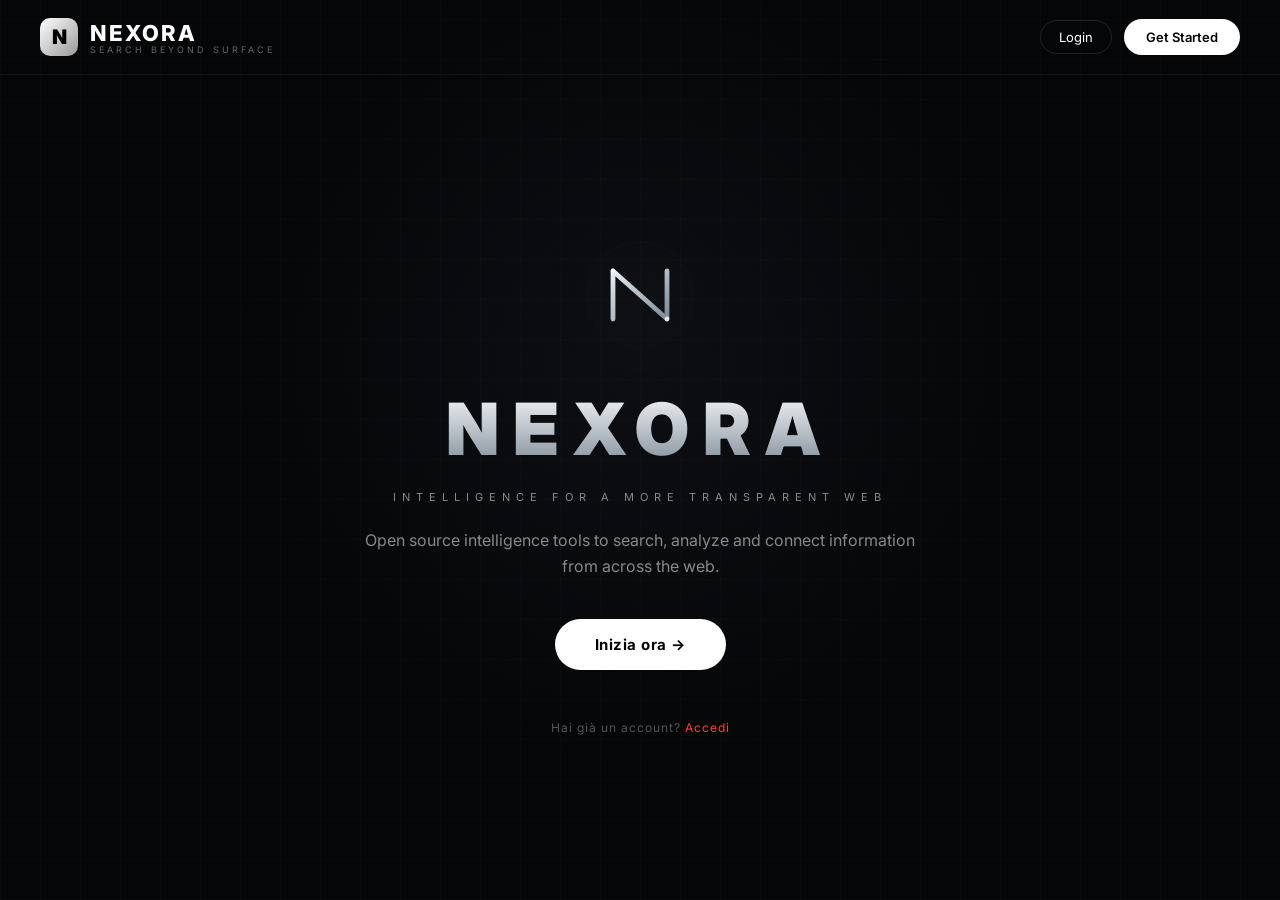
<file: templates/index.html>
<!DOCTYPE html>
<html lang="it">
<head>
<meta charset="UTF-8"><title>NEXORA</title>
<link href="https://fonts.googleapis.com/css2?family=Inter:wght@400;500;600;700;800;900&display=swap" rel="stylesheet">
<style>
* { margin:0; padding:0; box-sizing:border-box; }
body {
  background:#050608;
  color:#fff;
  font-family:'Inter',sans-serif;
  min-height:100vh;
  background-image:
    radial-gradient(circle at 50% 40%, rgba(200,220,255,0.04), transparent 50%),
    repeating-linear-gradient(0deg, rgba(255,255,255,0.015) 0 1px, transparent 1px 40px),
    repeating-linear-gradient(90deg, rgba(255,255,255,0.015) 0 1px, transparent 1px 40px);
}
.topnav {
  display:flex;
  justify-content:space-between;
  align-items:center;
  padding:18px 40px;
  border-bottom:1px solid #121418;
}
.brand { display:flex; gap:12px; align-items:center; }
.brand-icon {
  width:38px; height:38px;
  border-radius:10px;
  background:linear-gradient(135deg,#fff,#999);
  color:#000;
  font-weight:900;
  font-size:20px;
  display:flex;
  align-items:center;
  justify-content:center;
}
.brand-name { font-size:22px; font-weight:800; letter-spacing:2px; }
.brand-sub { font-size:9px; letter-spacing:3px; color:#666; margin-top:-2px; }
.nav-actions { display:flex; gap:12px; align-items:center; }
.btn-ghost {
  color:#fff;
  padding:8px 18px;
  border-radius:999px;
  border:1px solid #222;
  font-size:13px;
  text-decoration:none;
}
.btn-ghost:hover { border-color:#fff; }
.btn-white {
  background:#fff;
  color:#000;
  padding:10px 22px;
  border-radius:999px;
  font-weight:600;
  font-size:13px;
  text-decoration:none;
}
.btn-white:hover { background:#ff3b3b; color:#fff; }

.hero {
  display:flex;
  flex-direction:column;
  align-items:center;
  justify-content:center;
  min-height:calc(100vh - 80px);
  text-align:center;
  padding:60px 20px;
}
.logo-big {
  width:120px;
  height:120px;
  margin-bottom:30px;
  filter:drop-shadow(0 0 40px rgba(200,220,255,0.2));
}
.logo-big svg { width:100%; height:100%; display:block; }
h1 {
  font-size:72px;
  font-weight:900;
  letter-spacing:14px;
  background:linear-gradient(180deg,#fff,#7a8896);
  -webkit-background-clip:text;
  -webkit-text-fill-color:transparent;
  margin-bottom:18px;
}
.tagline {
  font-size:11px;
  letter-spacing:6px;
  color:#888;
  margin-bottom:24px;
}
.desc {
  color:#888;
  font-size:16px;
  max-width:560px;
  line-height:1.6;
  margin-bottom:40px;
}
.btn-hero {
  background:#fff;
  color:#000;
  padding:16px 40px;
  border-radius:999px;
  font-weight:700;
  font-size:15px;
  text-decoration:none;
  transition:all 0.2s;
  letter-spacing:0.5px;
}
.btn-hero:hover {
  background:#ff3b3b;
  color:#fff;
  transform:translateY(-2px);
  box-shadow:0 12px 40px rgba(255,60,60,0.3);
}
.footer-note {
  margin-top:50px;
  color:#555;
  font-size:12px;
  letter-spacing:1px;
}
</style>
</head>
<body>

<nav class="topnav">
  <div class="brand">
    <div class="brand-icon">N</div>
    <div>
      <div class="brand-name">NEXORA</div>
      <div class="brand-sub">SEARCH BEYOND SURFACE</div>
    </div>
  </div>
  <div class="nav-actions">
    <a href="/login" class="btn-ghost">Login</a>
    <a href="/register" class="btn-white">Get Started</a>
  </div>
</nav>

<section class="hero">
  <div class="logo-big">
    <svg viewBox="0 0 200 200" xmlns="http://www.w3.org/2000/svg">
      <defs>
        <linearGradient id="ngrad" x1="0%" y1="0%" x2="100%" y2="100%">
          <stop offset="0%" stop-color="#e8eef5"/>
          <stop offset="100%" stop-color="#7a8896"/>
        </linearGradient>
      </defs>
      <circle cx="100" cy="100" r="88" fill="none" stroke="#1a1d24" stroke-width="0.5"/>
      <circle cx="100" cy="100" r="88" fill="none" stroke="#2a2f3a" stroke-width="0.3" stroke-dasharray="2 4"/>
      <path d="M55 140 L55 60 L145 140 L145 60" fill="none" stroke="url(#ngrad)" stroke-width="8" stroke-linecap="round" stroke-linejoin="round"/>
      <circle cx="55" cy="60" r="4" fill="#fff" opacity="0.8"/>
      <circle cx="145" cy="140" r="4" fill="#fff" opacity="0.8"/>
    </svg>
  </div>
  <h1>NEXORA</h1>
  <p class="tagline">INTELLIGENCE FOR A MORE TRANSPARENT WEB</p>
  <p class="desc">Open source intelligence tools to search, analyze and connect information from across the web.</p>
  <a href="/register" class="btn-hero">Inizia ora →</a>
  <p class="footer-note">Hai già un account? <a href="/login" style="color:#ff3b3b;text-decoration:none">Accedi</a></p>
</section>

</body>
</html>
</file>
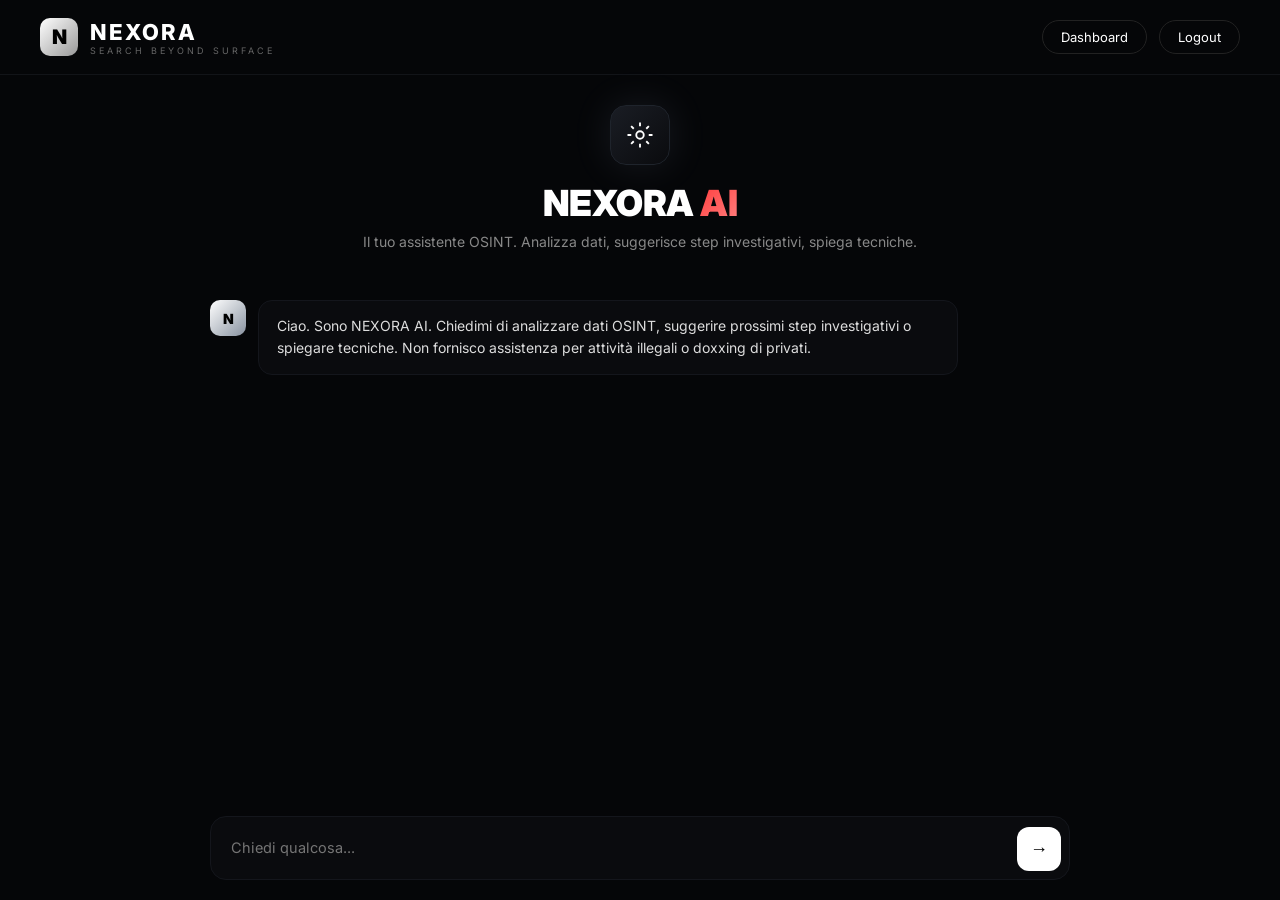
<file: templates/ai.html>
<!DOCTYPE html>
<html lang="it">
<head>
<meta charset="UTF-8"><title>NEXORA AI</title>
<link rel="stylesheet" href="/static/style.css">
<link href="https://fonts.googleapis.com/css2?family=Inter:wght@400;500;600;700;800;900&display=swap" rel="stylesheet">
</head>
<body class="ai-body">

<nav class="topnav">
  <div class="brand">
    <div class="brand-icon">N</div>
    <div><div class="brand-name">NEXORA</div><div class="brand-sub">SEARCH BEYOND SURFACE</div></div>
  </div>
  <div class="nav-actions">
    <a href="/dashboard" class="btn-ghost">Dashboard</a>
    <a href="/logout" class="btn-ghost">Logout</a>
  </div>
</nav>

<div class="ai-wrap">
  <div class="ai-head">
    <div class="ai-logo">
      <svg viewBox="0 0 24 24" fill="none" stroke="#fff" stroke-width="1.5"><circle cx="12" cy="12" r="3"/><path d="M12 2v3M12 19v3M2 12h3M19 12h3M4.9 4.9l2.1 2.1M17 17l2.1 2.1M4.9 19.1l2.1-2.1M17 7l2.1-2.1"/></svg>
    </div>
    <h1>NEXORA <span>AI</span></h1>
    <p>Il tuo assistente OSINT. Analizza dati, suggerisce step investigativi, spiega tecniche.</p>
  </div>

  <div class="ai-chat" id="chatLog">
    <div class="ai-msg ai-msg-bot">
      <div class="ai-avatar">N</div>
      <div class="ai-bubble">Ciao. Sono NEXORA AI. Chiedimi di analizzare dati OSINT, suggerire prossimi step investigativi o spiegare tecniche. Non fornisco assistenza per attività illegali o doxxing di privati.</div>
    </div>
  </div>

  <div class="ai-input-wrap">
    <textarea id="aiInput" placeholder="Chiedi qualcosa..." rows="1"></textarea>
    <button id="aiSend" onclick="sendMsg()">→</button>
  </div>
</div>

<script>
const log = document.getElementById('chatLog');
const input = document.getElementById('aiInput');
const history = [];

function addMsg(role, text){
  const el = document.createElement('div');
  el.className = 'ai-msg ' + (role === 'user' ? 'ai-msg-user' : 'ai-msg-bot');
  el.innerHTML = '<div class="ai-avatar">' + (role === 'user' ? 'U' : 'N') + '</div><div class="ai-bubble">' + escapeHtml(text).replace(/\\n/g,'<br>') + '</div>';
  log.appendChild(el);
  log.scrollTop = log.scrollHeight;
  return el;
}

function escapeHtml(s){
  return s.replace(/[&<>"']/g, c => ({'&':'&amp;','<':'&lt;','>':'&gt;','"':'&quot;',"'":'&#39;'}[c]));
}

async function sendMsg(){
  const text = input.value.trim();
  if (!text) return;
  input.value = '';
  input.style.height = 'auto';
  addMsg('user', text);
  history.push({role:'user', content: text});
  const loading = addMsg('bot', '...');
  try {
    const r = await fetch('/api/ai-chat', {
      method:'POST',
      headers:{'Content-Type':'application/json'},
      body: JSON.stringify({messages: history})
    });
    const d = await r.json();
    loading.remove();
    if (d.error){
      addMsg('bot', '⚠ ' + d.error);
    } else {
      addMsg('bot', d.reply);
      history.push({role:'assistant', content: d.reply});
    }
  } catch(e){
    loading.remove();
    addMsg('bot', '⚠ ' + e.message);
  }
}

input.addEventListener('keydown', e => {
  if (e.key === 'Enter' && !e.shiftKey){
    e.preventDefault();
    sendMsg();
  }
});
input.addEventListener('input', () => {
  input.style.height = 'auto';
  input.style.height = Math.min(input.scrollHeight, 140) + 'px';
});
</script>
</body>
</html>
</file>
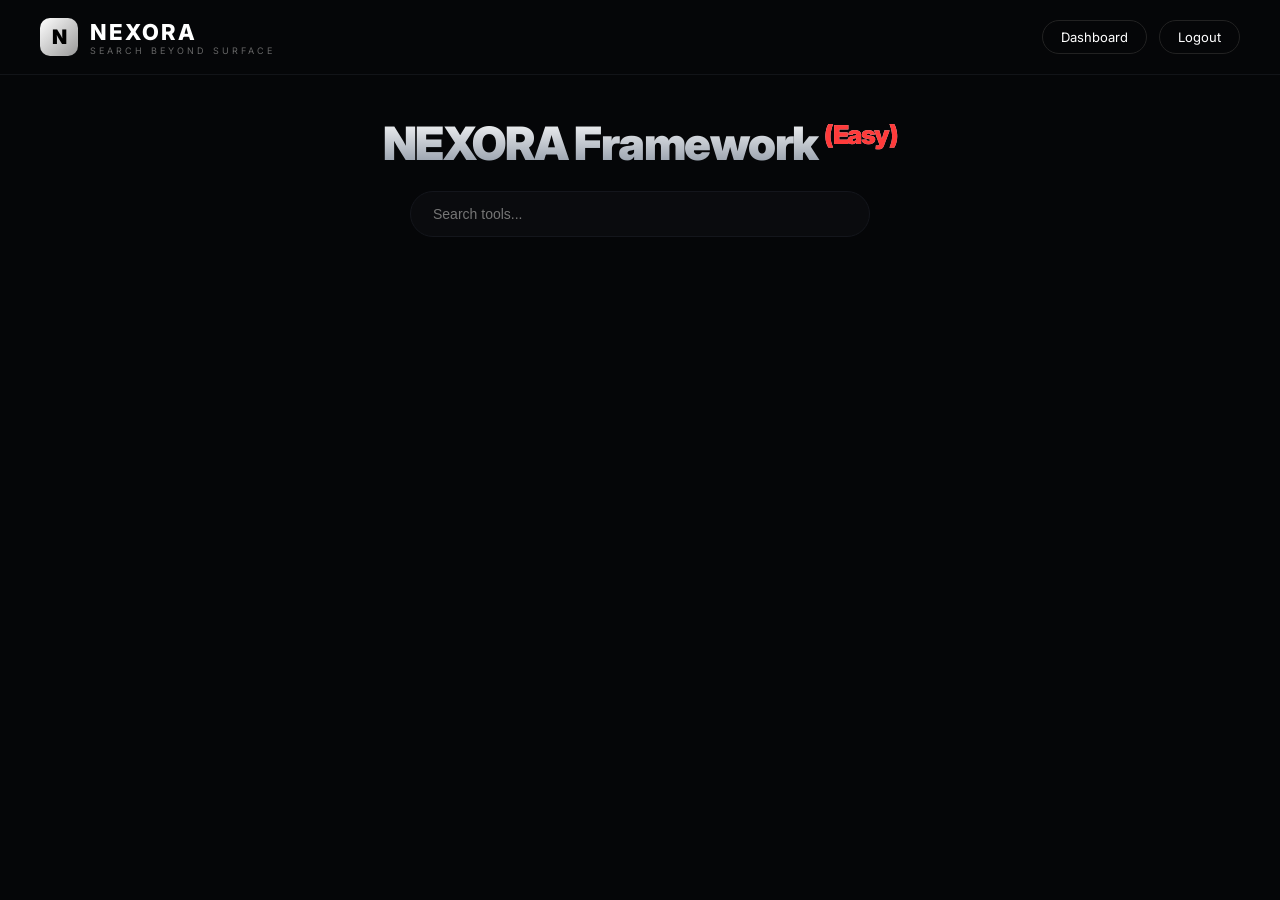
<file: templates/framework.html>
<!DOCTYPE html>
<html lang="it">
<head>
<meta charset="UTF-8"><title>NEXORA Framework (Easy)</title>
<link rel="stylesheet" href="/static/style.css">
<link href="https://fonts.googleapis.com/css2?family=Inter:wght@400;500;600;700;800;900&display=swap" rel="stylesheet">
</head>
<body class="fw-body">

<nav class="topnav">
  <div class="brand">
    <div class="brand-icon">N</div>
    <div><div class="brand-name">NEXORA</div><div class="brand-sub">SEARCH BEYOND SURFACE</div></div>
  </div>
  <div class="nav-actions">
    <a href="/dashboard" class="btn-ghost">Dashboard</a>
    <a href="/logout" class="btn-ghost">Logout</a>
  </div>
</nav>

<div class="fw-header">
  <h1>NEXORA Framework <span>(Easy)</span></h1>
  <input class="fw-search" id="fwSearch" placeholder="Search tools..." oninput="filterTree()">
</div>

<div class="fw-tree-wrap">
  <svg id="fwSvg"></svg>
</div>

<script src="https://d3js.org/d3.v7.min.js"></script>
<script>
const TREE_DATA = {
  name: "NEXORA OSINT TOOL (Easy)",
  children: [
    { name: "Username", children: [
      { name: "Namechk", url: "https://namechk.com/" },
      { name: "KnowEm", url: "https://knowem.com/" },
      { name: "Instant Username", url: "https://instantusername.com/" },
      { name: "UserSearch", url: "https://usersearch.org/" },
      { name: "CheckUsernames", url: "https://checkusernames.com/" }
    ]},
    { name: "Email Address", children: [
      { name: "Hunter.io", url: "https://hunter.io/" },
      { name: "Phonebook.cz", url: "https://phonebook.cz/" },
      { name: "Skymem", url: "https://www.skymem.info/" },
      { name: "Toofr", url: "https://www.toofr.com/" },
      { name: "Email Format", url: "https://email-format.com/" }
    ]},
    { name: "Domain Name", children: [
      { name: "ViewDNS", url: "https://viewdns.info/" },
      { name: "DNSDumpster", url: "https://dnsdumpster.com/" },
      { name: "SecurityTrails", url: "https://securitytrails.com/" },
      { name: "URLVoid", url: "https://www.urlvoid.com/" },
      { name: "VirusTotal", url: "https://www.virustotal.com/" },
      { name: "SpyOnWeb", url: "https://spyonweb.com/" }
    ]},
    { name: "IP & MAC Address", children: [
      { name: "AbuseIPDB", url: "https://www.abuseipdb.com/" },
      { name: "GreyNoise", url: "https://viz.greynoise.io/" },
      { name: "IPVoid", url: "https://www.ipvoid.com/" },
      { name: "ZoomEye", url: "https://www.zoomeye.org/" },
      { name: "FOFA", url: "https://fofa.info/" },
      { name: "Censys", url: "https://censys.io/" }
    ]},
    { name: "Images / Videos / Docs", children: [
      { name: "Yandex Images", url: "https://yandex.com/images/" },
      { name: "PimEyes", url: "https://pimeyes.com/" },
      { name: "FaceCheck.id", url: "https://facecheck.id/" },
      { name: "Metadata2Go", url: "https://www.metadata2go.com/" },
      { name: "ExifData", url: "https://exifdata.com/" },
      { name: "InVID", url: "https://www.invid-project.eu/tools-and-services/invid-verification-plugin/" }
    ]},
    { name: "Social Networks", children: [
      { name: "Social Searcher", url: "https://www.social-searcher.com/" },
      { name: "Osintgram", url: "https://github.com/Datalux/Osintgram" },
      { name: "TweetDeck", url: "https://tweetdeck.twitter.com/" },
      { name: "Twint", url: "https://github.com/twintproject/twint" },
      { name: "Sowsearch", url: "https://www.sowsearch.info/" }
    ]},
    { name: "Instant Messaging", children: [
      { name: "TGStat", url: "https://tgstat.com/" },
      { name: "Discord.id", url: "https://discord.id/" },
      { name: "WhatsApp", url: "https://wa.me/" },
      { name: "Kik.me", url: "https://kik.me/" }
    ]},
    { name: "People Search Engines", children: [
      { name: "Pipl", url: "https://pipl.com/" },
      { name: "Spokeo", url: "https://www.spokeo.com/" },
      { name: "WhitePages", url: "https://www.whitepages.com/" },
      { name: "BeenVerified", url: "https://www.beenverified.com/" },
      { name: "ThatsThem", url: "https://thatsthem.com/" }
    ]},
    { name: "Telephone Numbers", children: [
      { name: "Sync.me", url: "https://sync.me/" },
      { name: "SpyDialer", url: "https://www.spydialer.com/" },
      { name: "ReversePhoneLookup", url: "https://www.reversephonelookup.com/" },
      { name: "Numlookup", url: "https://www.numlookup.com/" }
    ]},
    { name: "Public Records", children: [
      { name: "BRB Public Records", url: "https://www.brbpub.com/" },
      { name: "SearchSystems", url: "https://publicrecords.searchsystems.net/" },
      { name: "Black Book Online", url: "https://www.blackbookonline.info/" }
    ]},
    { name: "Business Records", children: [
      { name: "OpenCorporates", url: "https://opencorporates.com/" },
      { name: "Crunchbase", url: "https://www.crunchbase.com/" },
      { name: "Glassdoor", url: "https://www.glassdoor.com/" },
      { name: "SEC EDGAR", url: "https://www.sec.gov/edgar" }
    ]},
    { name: "Transportation", children: [
      { name: "FlightRadar24", url: "https://www.flightradar24.com/" },
      { name: "ADSBExchange", url: "https://globe.adsbexchange.com/" },
      { name: "MarineTraffic", url: "https://www.marinetraffic.com/" },
      { name: "VesselFinder", url: "https://www.vesselfinder.com/" }
    ]},
    { name: "Geolocation Tools / Maps", children: [
      { name: "SunCalc", url: "https://www.suncalc.org/" },
      { name: "Mapillary", url: "https://www.mapillary.com/" },
      { name: "Google Earth Pro", url: "https://www.google.com/earth/versions/" },
      { name: "Wikimapia", url: "https://wikimapia.org/" },
      { name: "GeoGuessr", url: "https://www.geoguessr.com/" }
    ]},
    { name: "Search Engines", children: [
      { name: "DuckDuckGo", url: "https://duckduckgo.com/" },
      { name: "Startpage", url: "https://www.startpage.com/" },
      { name: "Yandex", url: "https://yandex.com/" },
      { name: "Bing", url: "https://www.bing.com/" },
      { name: "Google Dorking", url: "https://www.exploit-db.com/google-hacking-database" }
    ]},
    { name: "Online Communities", children: [
      { name: "Reddit Search", url: "https://www.reddit.com/search" },
      { name: "4chan Archive", url: "https://archived.moe/" },
      { name: "HackerNews", url: "https://news.ycombinator.com/" }
    ]},
    { name: "Archives", children: [
      { name: "Wayback Machine", url: "https://web.archive.org/" },
      { name: "Archive.today", url: "https://archive.ph/" },
      { name: "CachedView", url: "https://cachedview.nl/" },
      { name: "TimeTravel", url: "http://timetravel.mementoweb.org/" }
    ]},
    { name: "Language Translation", children: [
      { name: "DeepL", url: "https://www.deepl.com/translator" },
      { name: "Google Translate", url: "https://translate.google.com/" },
      { name: "Yandex Translate", url: "https://translate.yandex.com/" }
    ]},
    { name: "Mobile OSINT", children: [
      { name: "MobSF", url: "https://github.com/MobSF/Mobile-Security-Framework-MobSF" },
      { name: "APKLab", url: "https://github.com/APKLab/APKLab" },
      { name: "Frida", url: "https://frida.re/" }
    ]},
    { name: "Disinformation / Verification", children: [
      { name: "FactCheck.org", url: "https://www.factcheck.org/" },
      { name: "Snopes", url: "https://www.snopes.com/" },
      { name: "Bellingcat", url: "https://www.bellingcat.com/" },
      { name: "First Draft", url: "https://firstdraftnews.org/" }
    ]},
    { name: "Blockchain & Crypto", children: [
      { name: "Blockchain.com", url: "https://www.blockchain.com/explorer" },
      { name: "Etherscan", url: "https://etherscan.io/" },
      { name: "WalletExplorer", url: "https://www.walletexplorer.com/" },
      { name: "Chainalysis", url: "https://www.chainalysis.com/" }
    ]},
    { name: "Encoding / Decoding", children: [
      { name: "CyberChef", url: "https://gchq.github.io/CyberChef/" },
      { name: "Base64 Decode", url: "https://www.base64decode.org/" },
      { name: "Dcode", url: "https://www.dcode.fr/" },
      { name: "Quipqiup", url: "https://quipqiup.com/" }
    ]},
    { name: "AI Tools", children: [
      { name: "Hugging Face", url: "https://huggingface.co/" },
      { name: "OpenAI Playground", url: "https://platform.openai.com/playground" },
      { name: "Perplexity", url: "https://www.perplexity.ai/" }
    ]},
    { name: "Malicious File Analysis", children: [
      { name: "Hybrid Analysis", url: "https://www.hybrid-analysis.com/" },
      { name: "Any.run", url: "https://any.run/" },
      { name: "Joe Sandbox", url: "https://www.joesandbox.com/" },
      { name: "Cuckoo", url: "https://cuckoosandbox.org/" }
    ]},
    { name: "Cyber Threat Intelligence", children: [
      { name: "MISP", url: "https://www.misp-project.org/" },
      { name: "AlienVault OTX", url: "https://otx.alienvault.com/" },
      { name: "ThreatMiner", url: "https://www.threatminer.org/" },
      { name: "MalwareBazaar", url: "https://bazaar.abuse.ch/" }
    ]},
    { name: "OpSec", children: [
      { name: "ProtonVPN", url: "https://protonvpn.com/" },
      { name: "Tor Browser", url: "https://www.torproject.org/" },
      { name: "Tails OS", url: "https://tails.boum.org/" },
      { name: "Whonix", url: "https://www.whonix.org/" }
    ]},
    { name: "Documentation / Evidence", children: [
      { name: "Hunchly", url: "https://www.hunch.ly/" },
      { name: "Obsidian", url: "https://obsidian.md/" },
      { name: "CherryTree", url: "https://www.giuspen.com/cherrytree/" }
    ]},
    { name: "Training", children: [
      { name: "OSINT Dojo", url: "https://www.osintdojo.com/" },
      { name: "Trace Labs", url: "https://www.tracelabs.org/" },
      { name: "Bellingcat Guides", url: "https://www.bellingcat.com/category/resources/how-tos/" },
      { name: "SANS OSINT", url: "https://www.sans.org/cyber-security-courses/open-source-intelligence-gathering/" }
    ]}
  ]
};

const svg = d3.select("#fwSvg");
const margin = { top: 40, right: 320, bottom: 40, left: 260 };
const width = 1600;
const height = 1000;

svg.attr("width", width).attr("height", height);
const g = svg.append("g").attr("transform", `translate(${margin.left},${margin.top})`);

const tree = d3.tree().size([height - margin.top - margin.bottom, width - margin.left - margin.right - 200]);

let root = d3.hierarchy(TREE_DATA);
let i = 0;
const duration = 300;

root.x0 = (height - margin.top - margin.bottom) / 2;
root.y0 = 0;

root.children.forEach(collapse);
update(root);

function collapse(d) {
  if (d.children) {
    d._children = d.children;
    d._children.forEach(collapse);
    d.children = null;
  }
}

function update(source) {
  const treeData = tree(root);
  const nodes = treeData.descendants();
  const links = treeData.links();

  nodes.forEach(d => { d.y = d.depth * 260; });

  // ─── LINKS ───
  const link = g.selectAll("path.link").data(links, d => d.target.id);

  const linkEnter = link.enter().insert("path", "g")
    .attr("class", "link")
    .attr("fill", "none")
    .attr("stroke", "#8ba3c8")
    .attr("stroke-width", 2)
    .attr("stroke-linecap", "round")
    .attr("stroke-opacity", 1)
    .attr("d", d => {
      const o = { x: source.x0, y: source.y0 };
      return diagonal({ source: o, target: o });
    });

  linkEnter.merge(link)
    .attr("fill", "none")
    .attr("stroke", "#8ba3c8")
    .attr("stroke-width", 2)
    .attr("stroke-linecap", "round")
    .attr("stroke-opacity", 1)
    .transition().duration(duration)
    .attr("d", diagonal);

  link.exit().transition().duration(duration)
    .attr("d", d => {
      const o = { x: source.x, y: source.y };
      return diagonal({ source: o, target: o });
    })
    .remove();

  // ─── NODES ───
  const node = g.selectAll("g.node").data(nodes, d => d.id || (d.id = ++i));

  const nodeEnter = node.enter().append("g")
    .attr("class", "node")
    .attr("transform", d => `translate(${source.y0},${source.x0})`)
    .on("click", (event, d) => {
      if (d.data.url) {
        window.open(d.data.url, "_blank");
        return;
      }
      if (d.children) {
        d._children = d.children;
        d.children = null;
      } else {
        d.children = d._children;
        d._children = null;
      }
      update(d);
    });

  nodeEnter.append("circle")
    .attr("r", 1e-6)
    .attr("fill", d => d.data.url ? "#0a0b0e" : (d._children ? "#ff3b3b" : "#0a0b0e"))
    .attr("stroke", d => d.data.url ? "#4a5260" : "#c8d4e0")
    .attr("stroke-width", d => d.data.url ? 1 : 2);

  nodeEnter.append("text")
    .attr("dy", ".35em")
    .attr("x", d => d.children || d._children ? -14 : 14)
    .attr("text-anchor", d => d.children || d._children ? "end" : "start")
    .text(d => d.data.name)
    .style("fill", d => d.data.url ? "#8892a0" : "#fff")
    .style("font-size", d => d.data.url ? "12px" : "13px")
    .style("font-weight", d => d.data.url ? "500" : "700")
    .style("font-family", "Inter, sans-serif")
    .style("cursor", "pointer");

  const nodeUpdate = node.merge(nodeEnter);

  nodeUpdate.transition().duration(duration)
    .attr("transform", d => `translate(${d.y},${d.x})`);

  nodeUpdate.select("circle")
    .attr("r", 6)
    .attr("fill", d => d.data.url ? "#0a0b0e" : (d._children ? "#ff3b3b" : "#0a0b0e"))
    .attr("stroke", d => d.data.url ? "#4a5260" : "#c8d4e0")
    .attr("stroke-width", d => d.data.url ? 1 : 2);

  nodeUpdate.select("text")
    .style("fill", d => d.data.url ? "#8892a0" : "#fff")
    .style("font-weight", d => d.data.url ? "500" : "700");

  const nodeExit = node.exit().transition().duration(duration)
    .attr("transform", d => `translate(${source.y},${source.x})`)
    .remove();

  nodeExit.select("circle").attr("r", 1e-6);
  nodeExit.select("text").style("fill-opacity", 1e-6);

  nodes.forEach(d => { d.x0 = d.x; d.y0 = d.y; });
}

function diagonal(d) {
  return `M${d.source.y},${d.source.x}C${(d.source.y + d.target.y) / 2},${d.source.x} ${(d.source.y + d.target.y) / 2},${d.target.x} ${d.target.y},${d.target.x}`;
}

function filterTree() {
  const q = document.getElementById('fwSearch').value.toLowerCase().trim();
  if (!q) {
    root = d3.hierarchy(TREE_DATA);
    root.x0 = (height - margin.top - margin.bottom) / 2;
    root.y0 = 0;
    i = 0;
    root.children.forEach(collapse);
    g.selectAll("*").remove();
    update(root);
    return;
  }
  function expandAll(d) {
    if (d._children) { d.children = d._children; d._children = null; }
    if (d.children) d.children.forEach(expandAll);
  }
  expandAll(root);
  g.selectAll("*").remove();
  i = 0;
  update(root);
}
</script>
</body>
</html>
</file>
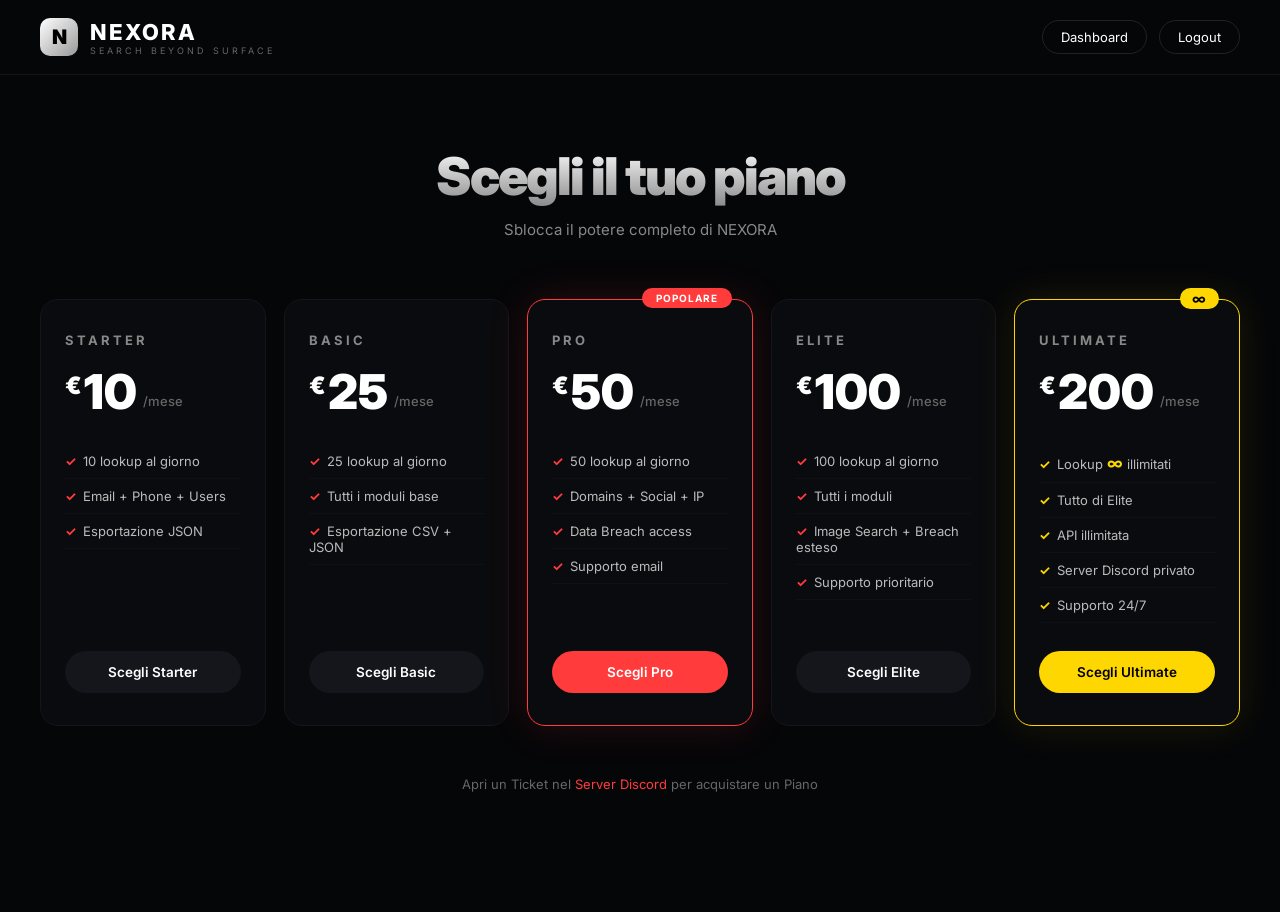
<file: templates/piani.html>
<!DOCTYPE html>
<html lang="it">
<head>
<meta charset="UTF-8"><title>Piani — NEXORA</title>
<link href="https://fonts.googleapis.com/css2?family=Inter:wght@400;500;600;700;800;900&display=swap" rel="stylesheet">
<style>
* { margin:0; padding:0; box-sizing:border-box; }
body { background:#050608; color:#fff; font-family:'Inter',sans-serif; min-height:100vh; }
.topnav { display:flex; justify-content:space-between; align-items:center; padding:18px 40px; border-bottom:1px solid #121418; }
.brand { display:flex; gap:12px; align-items:center; }
.brand-icon { width:38px; height:38px; border-radius:10px; background:linear-gradient(135deg,#fff,#999); color:#000; font-weight:900; font-size:20px; display:flex; align-items:center; justify-content:center; }
.brand-name { font-size:22px; font-weight:800; letter-spacing:2px; }
.brand-sub { font-size:9px; letter-spacing:3px; color:#666; }
.nav-actions { display:flex; gap:12px; align-items:center; }
.btn-ghost { color:#fff; padding:8px 18px; border-radius:999px; border:1px solid #222; font-size:13px; text-decoration:none; }
.btn-ghost:hover { border-color:#fff; }
.pricing-wrap { max-width:1400px; margin:0 auto; padding:70px 40px 120px; }
.pricing-head { text-align:center; margin-bottom:60px; }
.pricing-head h1 { font-size:52px; font-weight:900; letter-spacing:-2px; background:linear-gradient(180deg,#fff,#888); -webkit-background-clip:text; -webkit-text-fill-color:transparent; margin-bottom:12px; }
.pricing-head p { color:#888; font-size:15px; }
.pricing-cards { display:grid; grid-template-columns:repeat(5,1fr); gap:18px; max-width:1300px; margin:0 auto; }
@media (max-width:1200px) { .pricing-cards { grid-template-columns:repeat(2,1fr); } }
@media (max-width:700px) { .pricing-cards { grid-template-columns:1fr; } }
.p-card { background:#0a0b0e; border:1px solid #14161c; border-radius:18px; padding:32px 24px; position:relative; display:flex; flex-direction:column; transition:all 0.2s; }
.p-card:hover { border-color:#2a2d38; transform:translateY(-4px); }
.p-card.featured { border-color:#ff3b3b; box-shadow:0 0 40px rgba(255,60,60,0.15); }
.p-card.ultimate { border-color:#ffd700; box-shadow:0 0 40px rgba(255,215,0,0.1); }
.p-badge { position:absolute; top:-12px; right:20px; background:#ff3b3b; color:#fff; padding:4px 14px; border-radius:999px; font-size:10px; font-weight:700; letter-spacing:1px; }
.p-badge.gold { background:#ffd700; color:#000; font-size:14px; padding:2px 12px; }
.p-name { font-size:13px; letter-spacing:3px; color:#888; font-weight:700; margin-bottom:20px; }
.p-price { font-size:48px; font-weight:900; color:#fff; line-height:1; margin-bottom:28px; display:flex; align-items:flex-start; }
.p-euro { font-size:24px; margin-top:6px; margin-right:2px; }
.p-per { font-size:13px; color:#666; font-weight:500; align-self:flex-end; margin-left:6px; margin-bottom:8px; }
.p-list { list-style:none; margin-bottom:28px; flex:1; }
.p-list li { padding:9px 0; font-size:13px; color:#bbb; border-bottom:1px solid #0f1115; }
.p-list li:before { content:"✓ "; color:#ff3b3b; font-weight:700; margin-right:4px; }
.p-card.ultimate .p-list li:before { color:#ffd700; }
.p-btn { width:100%; padding:13px; background:#14161c; color:#fff; border:none; border-radius:999px; font-weight:600; cursor:pointer; font-size:13.5px; font-family:inherit; margin-top:auto; transition:all 0.2s; }
.p-btn:hover { background:#1f2229; }
.p-btn.primary { background:#ff3b3b; }
.p-btn.primary:hover { background:#e02a2a; }
.p-btn.gold { background:#ffd700; color:#000; }
.p-btn.gold:hover { background:#e6c200; }
.note { text-align:center; color:#666; margin-top:50px; font-size:13px; }
.note a { color:#ff3b3b; text-decoration:none; }
</style>
</head>
<body>

<nav class="topnav">
  <div class="brand">
    <div class="brand-icon">N</div>
    <div><div class="brand-name">NEXORA</div><div class="brand-sub">SEARCH BEYOND SURFACE</div></div>
  </div>
  <div class="nav-actions">
    <a href="/dashboard" class="btn-ghost">Dashboard</a>
    <a href="/logout" class="btn-ghost">Logout</a>
  </div>
</nav>

<section class="pricing-wrap">
  <div class="pricing-head">
    <h1>Scegli il tuo piano</h1>
    <p>Sblocca il potere completo di NEXORA</p>
  </div>

  <div class="pricing-cards">
    <div class="p-card">
      <div class="p-name">STARTER</div>
      <div class="p-price"><span class="p-euro">€</span>10<span class="p-per">/mese</span></div>
      <ul class="p-list">
        <li>10 lookup al giorno</li>
        <li>Email + Phone + Users</li>
        <li>Esportazione JSON</li>
      </ul>
      <button class="p-btn" onclick="buy('starter')">Scegli Starter</button>
    </div>

    <div class="p-card">
      <div class="p-name">BASIC</div>
      <div class="p-price"><span class="p-euro">€</span>25<span class="p-per">/mese</span></div>
      <ul class="p-list">
        <li>25 lookup al giorno</li>
        <li>Tutti i moduli base</li>
        <li>Esportazione CSV + JSON</li>
      </ul>
      <button class="p-btn" onclick="buy('basic')">Scegli Basic</button>
    </div>

    <div class="p-card featured">
      <div class="p-badge">POPOLARE</div>
      <div class="p-name">PRO</div>
      <div class="p-price"><span class="p-euro">€</span>50<span class="p-per">/mese</span></div>
      <ul class="p-list">
        <li>50 lookup al giorno</li>
        <li>Domains + Social + IP</li>
        <li>Data Breach access</li>
        <li>Supporto email</li>
      </ul>
      <button class="p-btn primary" onclick="buy('pro')">Scegli Pro</button>
    </div>

    <div class="p-card">
      <div class="p-name">ELITE</div>
      <div class="p-price"><span class="p-euro">€</span>100<span class="p-per">/mese</span></div>
      <ul class="p-list">
        <li>100 lookup al giorno</li>
        <li>Tutti i moduli</li>
        <li>Image Search + Breach esteso</li>
        <li>Supporto prioritario</li>
      </ul>
      <button class="p-btn" onclick="buy('elite')">Scegli Elite</button>
    </div>

    <div class="p-card ultimate">
      <div class="p-badge gold">∞</div>
      <div class="p-name">ULTIMATE</div>
      <div class="p-price"><span class="p-euro">€</span>200<span class="p-per">/mese</span></div>
      <ul class="p-list">
        <li>Lookup <b style="color:#ffd700;font-size:16px">∞</b> illimitati</li>
        <li>Tutto di Elite</li>
        <li>API illimitata</li>
        <li>Server Discord privato</li>
        <li>Supporto 24/7</li>
      </ul>
      <button class="p-btn gold" onclick="buy('ultimate')">Scegli Ultimate</button>
    </div>
  </div>

  <p class="note">Apri un Ticket nel <a href="https://discord.gg/8tj7Y6aQU9" target="_blank">Server Discord</a> per acquistare un Piano</p>
</section>

<script>
function buy(plan){
  window.open('https://discord.gg/8tj7Y6aQU9', '_blank');
}
</script>

</body>
</html>
</file>
<file: static/style.css>
* { margin:0; padding:0; box-sizing:border-box; }
body { background:#050608; color:#fff; font-family:'Inter',sans-serif; min-height:100vh; }
a { color:inherit; text-decoration:none; }

.app { display:flex; min-height:100vh; }

/* ─── SIDEBAR ─── */
.sidebar {
  width:230px; background:#07080a; border-right:1px solid #14161c;
  padding:18px 12px; display:flex; flex-direction:column;
  position:sticky; top:0; height:100vh; overflow-y:auto;
}
.sb-brand { padding:0 8px 16px; border-bottom:1px solid #14161c; margin-bottom:14px; }
.sb-logo { font-size:19px; font-weight:900; letter-spacing:3px; }
.sb-sub { font-size:8px; letter-spacing:2.5px; color:#555; margin-top:2px; }
.sb-nav { display:flex; flex-direction:column; gap:1px; flex:1; }
.sb-title { font-size:9px; letter-spacing:2px; color:#444; margin:14px 12px 4px; font-weight:600; }
.sb-item {
  padding:8px 12px; border-radius:7px; font-size:12.5px;
  color:#999; cursor:pointer; user-select:none;
}
.sb-item:hover { background:#0f1116; color:#fff; }
.sb-item.active { background:#14161c; color:#fff; }

/* ─── MAIN ─── */
.main { flex:1; display:flex; flex-direction:column; overflow-x:hidden; }

/* TOPBAR */
.topbar { display:flex; justify-content:space-between; align-items:center; padding:14px 28px; border-bottom:1px solid #14161c; }
.discord-btn { background:#5865f2; color:#fff; padding:9px 18px; border-radius:8px; font-size:13px; font-weight:600; }
.discord-btn:hover { background:#4752c4; }
.topbar-right { display:flex; gap:16px; align-items:center; }
.credits { border:1px solid #14161c; padding:8px 16px; border-radius:999px; font-size:12.5px; color:#ccc; }
.tb-link { color:#888; font-size:12.5px; }
.tb-link:hover { color:#fff; }

.credits-row { text-align:center; font-size:13px; color:#666; padding:20px 0 0; letter-spacing:1px; }
.credits-row a { color:#c8d4e0; font-weight:700; }
.credits-row a:hover { color:#fff; }

/* ─── HERO ─── */
.hero { position:relative; padding:20px 40px 30px; text-align:center; overflow:hidden; }
.globe-box { position:relative; height:560px; display:flex; align-items:center; justify-content:center; }
.globe {
  position:absolute; top:50%; left:50%;
  transform:translate(-50%, -50%);
  width:900px; height:560px; pointer-events:auto; z-index:1;
}
.globe canvas { display:block; }

.hero-center { position:relative; z-index:2; pointer-events:none; }
.hero-center > * { pointer-events:auto; }
.hero-title {
  font-size:64px; font-weight:900; letter-spacing:12px;
  background:linear-gradient(180deg, #fff, #999);
  -webkit-background-clip:text; -webkit-text-fill-color:transparent;
  margin-bottom:12px;
}
.hero-tag { font-size:10.5px; letter-spacing:5px; color:#888; margin-bottom:18px; }
.hero-desc { color:#888; font-size:14.5px; max-width:520px; margin:0 auto; line-height:1.6; }
.quote {
  position:absolute; right:40px; top:240px; font-style:italic;
  color:#666; font-size:13.5px; text-align:right; line-height:1.7;
  max-width:180px;
}

/* ─── ETICHETTE ─── */


/* SINISTRA: testo, linea, punto — ancorato al bordo destro */






/* DESTRA: punto, linea, testo — ancorato al bordo sinistro */






.lbl-text { white-space:nowrap; }
.lbl-line {
  display:inline-block;
  width:70px;
  height:1px;
  margin:0 8px;
  background:linear-gradient(90deg, rgba(200,220,255,0.7), rgba(200,220,255,0));
}

.lbl-dot {
  display:inline-block;
  width:4px;
  height:4px;
  border-radius:50%;
  background:#fff;
  box-shadow:0 0 8px #fff, 0 0 16px rgba(200,220,255,0.6);
  flex-shrink:0;
  animation:lblPulse 2s ease-in-out infinite;
}
@keyframes lblPulse {
  0%,100% { opacity:0.5; transform:scale(1); }
  50% { opacity:1; transform:scale(1.4); }
}

/* ─── WELCOME ─── */
.welcome { padding:20px 40px 30px; text-align:center; }
.welcome p {
  font-size:24px;
  font-weight:500;
  color:#8892a0;
  line-height:1.6;
  letter-spacing:0.3px;
  max-width:900px;
  margin:0 auto;
}
.welcome b { color:#fff; font-weight:900; letter-spacing:1px; }
.osint { display:inline-flex; margin:0 4px; vertical-align:baseline; }
.osint-l {
  display:inline-block;
  font-weight:900;
  font-size:32px;
  color:#fff;
  cursor:pointer;
  transition:all 0.2s;
  text-shadow:0 0 30px rgba(200,220,255,0.15);
  letter-spacing:2px;
}
.osint-l:hover {
  transform:translateY(-3px) scale(1.08);
  text-shadow:0 0 30px rgba(255,255,255,0.8);
}
.osint-tip {
  position:absolute;
  transform:translateX(-50%);
  background:rgba(10,11,14,0.98);
  border:1px solid #1a1d24;
  border-radius:12px;
  padding:14px 20px;
  pointer-events:none;
  opacity:0;
  transition:opacity 0.2s;
  min-width:180px;
  z-index:100;
  text-align:center;
}
.osint-tip.on { opacity:1; }
.tip-w { font-size:14px; font-weight:800; color:#fff; margin-bottom:4px; }
.tip-d { font-size:12px; color:#8892a0; }

/* ─── MODULES ─── */
.mods {
  display:grid;
  grid-template-columns:repeat(4, 1fr);
  gap:14px;
  padding:20px 40px 30px;
  max-width:1400px;
  margin:0 auto;
  width:100%;
}
@media (max-width:1100px) { .mods { grid-template-columns:repeat(2,1fr); } }
.mod {
  background:#0a0b0e;
  border:1px solid #14161c;
  border-radius:14px;
  padding:22px;
  display:flex;
  gap:14px;
  align-items:center;
  cursor:pointer;
  transition:all 0.15s;
}
.mod:hover {
  border-color:#ff3b3b;
  background:#0e0f13;
  transform:translateY(-2px);
}
.mod-ic {
  width:44px; height:44px;
  border-radius:10px;
  background:transparent;
  border:1px solid rgba(200,220,255,0.15);
  display:flex;
  align-items:center;
  justify-content:center;
  flex-shrink:0;
}
.mod-ic svg { width:22px; height:22px; stroke:#c8d4e0; fill:none; }
.mod:hover .mod-ic { border-color:rgba(255,60,60,0.5); background:rgba(255,60,60,0.05); }
.mod:hover .mod-ic svg { stroke:#ff3b3b; }
.mod-tx { flex:1; }
.mod-tx h3 { font-size:14.5px; color:#fff; font-weight:600; margin-bottom:5px; }
.mod-tx p { color:#777; font-size:12px; line-height:1.5; }
.mod-ar { color:#444; font-size:22px; font-weight:300; }

/* ─── STATS ─── */
.stats {
  display:grid;
  grid-template-columns:1fr 1fr 1fr 1.2fr;
  margin:0 40px 40px;
  background:#0a0b0e;
  border-radius:14px;
  border:1px solid #14161c;
}
.stat {
  padding:26px 24px;
  display:flex;
  flex-direction:column;
  gap:4px;
  border-right:1px solid #14161c;
}
.stat:last-child { border-right:none; }
.stat b { font-size:24px; font-weight:800; color:#fff; }
.stat span { color:#666; font-size:11px; letter-spacing:1px; }
.quote-stat {
  justify-content:center;
  text-align:right;
  font-style:italic;
  color:#555;
  font-size:12.5px;
  line-height:1.7;
  padding-right:30px;
}

/* ─── AUTH ─── */
.auth-page { margin:0; display:grid; grid-template-columns:1fr 1fr; min-height:100vh; }
@media (max-width:900px) { .auth-page { grid-template-columns:1fr; } }
.auth-left {
  display:flex; flex-direction:column; justify-content:space-between;
  padding:60px 50px; background:radial-gradient(circle at 30% 40%, #0a0d14 0%, #050608 60%);
  border-right:1px solid #0f1115;
}
.auth-brand { text-align:center; margin:auto 0; }
.auth-logo { width:180px; height:180px; margin:0 auto 30px; }
.auth-logo svg { width:100%; height:100%; }
.auth-wordmark {
  font-size:52px; font-weight:900; letter-spacing:14px;
  background:linear-gradient(180deg, #fff 0%, #7a8896 100%);
  -webkit-background-clip:text; -webkit-text-fill-color:transparent;
  margin:0 0 14px;
}
.auth-tagline { font-size:11px; letter-spacing:6px; color:#555; margin-bottom:20px; }
.auth-desc { font-size:14px; color:#666; max-width:340px; margin:0 auto; line-height:1.6; }
.auth-stats { display:grid; grid-template-columns:1fr 1fr 1fr; gap:20px; padding-top:30px; border-top:1px solid #0f1115; }
.auth-stats div { text-align:center; }
.auth-stats b { display:block; font-size:22px; font-weight:800; color:#fff; margin-bottom:4px; }
.auth-stats span { font-size:10px; letter-spacing:2px; color:#555; text-transform:uppercase; }
.auth-right { display:flex; align-items:center; justify-content:center; padding:40px; }
.auth-box { width:100%; max-width:380px; }
.auth-box h2 { font-size:32px; font-weight:800; margin:0 0 6px; letter-spacing:-0.5px; }
.auth-sub { color:#666; font-size:14px; margin-bottom:34px; }
.auth-label { display:block; font-size:11px; letter-spacing:2px; color:#666; text-transform:uppercase; margin-bottom:8px; margin-top:18px; font-weight:600; }
.auth-box input { width:100%; background:#0a0b0e; border:1px solid #14161c; color:#fff; padding:14px 16px; border-radius:10px; font-size:14px; outline:none; font-family:inherit; }
.auth-box input:focus { border-color:#c8d4e0; background:#0e0f14; }
.auth-btn { width:100%; background:linear-gradient(180deg, #fff 0%, #d8dfe8 100%); color:#000; border:none; padding:14px; border-radius:10px; font-weight:700; font-size:14px; cursor:pointer; margin-top:28px; letter-spacing:0.5px; font-family:inherit; }
.auth-btn:hover { background:#fff; }
.auth-error { background:rgba(255,60,60,0.08); border:1px solid rgba(255,60,60,0.3); color:#ff8080; padding:12px 14px; border-radius:8px; font-size:13px; margin-bottom:20px; }
.auth-bottom { text-align:center; margin-top:24px; color:#666; font-size:13px; }
.auth-bottom a { color:#fff; border-bottom:1px solid #333; padding-bottom:2px; }
.auth-bottom a:hover { border-color:#fff; }

/* ─── MUSIC TOGGLE ─── */
.music-toggle {
  position:fixed; bottom:24px; right:24px;
  width:48px; height:48px; border-radius:50%;
  background:rgba(10,11,14,0.9); border:1px solid #1a1d24; color:#fff;
  font-size:20px; cursor:pointer; z-index:9999;
  display:flex; align-items:center; justify-content:center;
  backdrop-filter:blur(10px);
}
.music-toggle:hover { background:#14161c; border-color:#2a2f3a; }

/* ─── FRAMEWORK + SONG + PIANI ─── */
.topnav { display:flex; justify-content:space-between; align-items:center; padding:18px 40px; border-bottom:1px solid #121418; }
.brand { display:flex; gap:12px; align-items:center; }
.brand-icon { width:38px; height:38px; border-radius:10px; background:linear-gradient(135deg,#fff,#999); color:#000; font-weight:900; font-size:20px; display:flex; align-items:center; justify-content:center; }
.brand-name { font-size:22px; font-weight:800; letter-spacing:2px; }
.brand-sub { font-size:9px; letter-spacing:3px; color:#666; }
.nav-actions { display:flex; gap:12px; align-items:center; }
.btn-ghost { color:#fff; padding:8px 18px; border-radius:999px; border:1px solid #222; font-size:13px; }

/* SEARCH SECTION */
.search-sec {
  padding: 0 40px 30px;
  max-width: 800px;
  margin: 0 auto;
  width: 100%;
}
.search-bar {
  display: flex;
  align-items: center;
  background: #0a0b0e;
  border: 1px solid #14161c;
  border-radius: 999px;
  padding: 6px 6px 6px 22px;
  transition: border-color 0.2s;
}
.search-bar:focus-within { border-color: #ff3b3b; }
.search-ico { color: #666; font-size: 14px; margin-right: 10px; }
.search-bar input {
  flex: 1;
  background: transparent;
  border: none;
  color: #fff;
  font-size: 14.5px;
  outline: none;
  padding: 12px 0;
  font-family: inherit;
}
.search-bar button {
  background: #fff;
  color: #000;
  border: none;
  width: 44px;
  height: 44px;
  border-radius: 50%;
  font-size: 17px;
  cursor: pointer;
  font-weight: 700;
}
.search-bar button:hover { background: #ff3b3b; color: #fff; }
.chips {
  display: flex;
  gap: 6px;
  justify-content: center;
  flex-wrap: wrap;
  margin-top: 18px;
}
.chip {
  background: transparent;
  border: none;
  color: #777;
  padding: 8px 16px;
  border-radius: 999px;
  font-size: 12.5px;
  cursor: pointer;
  font-family: inherit;
}
.chip:hover { color: #fff; }
.chip.active { background: #14161c; color: #fff; }

/* RESULT SECTION */
.result-sec {
  max-width: 1100px;
  margin: 0 auto;
  padding: 20px 40px 30px;
  width: 100%;
}
.result-active { color: #666; font-size: 12px; margin-bottom: 12px; text-align: center; }
.result-active b { color: #ff3b3b; }
.result-body { min-height: 100px; }
.result-body .loading { text-align: center; color: #666; padding: 40px; }
.result-body .panel-error { background: rgba(255,60,60,0.08); border: 1px solid rgba(255,60,60,0.3); color: #ff8080; padding: 20px; border-radius: 12px; text-align: center; }
.result-body .upgrade-msg { background: rgba(255,60,60,0.08); border: 1px solid rgba(255,60,60,0.3); color: #ff8080; padding: 24px; border-radius: 12px; text-align: center; }
.results-head { text-align: center; color: #888; font-size: 13px; margin-bottom: 20px; }
.results-head b { color: #fff; }
.info-grid { display: grid; grid-template-columns: repeat(auto-fit, minmax(220px, 1fr)); gap: 10px; margin-bottom: 24px; }
.info-cell { background: #0a0b0e; border: 1px solid #14161c; border-radius: 10px; padding: 14px 16px; display: flex; justify-content: space-between; align-items: center; }
.info-k { color: #666; font-size: 11px; letter-spacing: 1px; text-transform: uppercase; }
.info-v { color: #fff; font-size: 13px; font-weight: 600; word-break: break-all; text-align: right; max-width: 60%; }
.sites-title { font-size: 12px; letter-spacing: 2px; color: #888; text-transform: uppercase; margin: 24px 0 12px; }
.sites-grid { display: grid; grid-template-columns: repeat(auto-fill, minmax(160px, 1fr)); gap: 10px; }
.site-card { background: #0a0b0e; border: 1px solid #14161c; border-radius: 12px; padding: 16px 14px; display: flex; flex-direction: column; text-decoration: none; color: inherit; transition: all 0.15s; }
.site-card:hover { border-color: #ff3b3b; transform: translateY(-2px); }
.site-card.breach { border-color: #441010; background: #140808; }
.site-name { font-size: 13px; color: #fff; font-weight: 600; }
.site-url { font-size: 10px; color: #555; margin-top: 4px; }

/* FIX FRAMEWORK HEADER */
.fw-header {
  text-align: center !important;
  padding: 40px 20px 10px !important;
}
.fw-header h1 {
  text-align: center !important;
  font-size: 46px !important;
  font-weight: 900 !important;
  letter-spacing: -1.5px !important;
  background: linear-gradient(180deg, #fff, #8892a0) !important;
  -webkit-background-clip: text !important;
  -webkit-text-fill-color: transparent !important;
  margin-bottom: 20px !important;
}
.fw-header h1 span {
  color: #ff3b3b !important;
  -webkit-text-fill-color: #ff3b3b !important;
  font-size: 26px !important;
  vertical-align: super !important;
}
.fw-search {
  background: #0a0b0e !important;
  border: 1px solid #14161c !important;
  color: #fff !important;
  padding: 14px 22px !important;
  border-radius: 999px !important;
  font-size: 14px !important;
  width: 100% !important;
  max-width: 460px !important;
  outline: none !important;
  margin: 0 auto !important;
  display: block !important;
}

/* Icone sidebar */
.sb-item {
  display: flex !important;
  align-items: center !important;
  gap: 10px !important;
}
.sb-ico {
  display: inline-flex;
  align-items: center;
  justify-content: center;
  width: 16px;
  height: 16px;
  flex-shrink: 0;
  color: #666;
}
.sb-ico svg {
  width: 16px;
  height: 16px;
  stroke: currentColor;
  fill: none;
}
.sb-item:hover .sb-ico { color: #fff; }
.sb-item.active .sb-ico { color: #ff3b3b; }

/* ═══════════════════════════════════════════════
   ETICHETTE ATTACCATE AL BORDO DEL PIANETA
   Il pianeta visibile ha raggio ~210px, centrato nel globe-box
   Ogni pallino è calcolato per toccare il bordo a quell'altezza
   ═══════════════════════════════════════════════ */
.lbl {
  position: absolute;
  top: 50%;
  display: flex;
  align-items: center;
  font-size: 12px;
  letter-spacing: 3px;
  color: #c8d4e0;
  font-weight: 600;
  white-space: nowrap;
  z-index: 5;
  pointer-events: none;
}

.lbl-text { white-space: nowrap; }
.lbl-line {
  display: inline-block;
  height: 1px;
  width: 60px;
  margin: 0 8px;
}
.lbl-dot {
  display: inline-block;
  width: 5px;
  height: 5px;
  border-radius: 50%;
  background: #fff;
  box-shadow: 0 0 8px #fff, 0 0 16px rgba(200,220,255,0.7);
  flex-shrink: 0;
  animation: lblPulse 2s ease-in-out infinite;
}
@keyframes lblPulse {
  0%,100% { opacity: 0.55; transform: scale(1); }
  50% { opacity: 1; transform: scale(1.35); }
}

/* SINISTRA: testo → linea → punto. Il PUNTO tocca il bordo del pianeta */
.lbl-l1, .lbl-l2, .lbl-l3, .lbl-l4 {
  transform: translateY(-50%);
  flex-direction: row;
  justify-content: flex-end;
}
.lbl-l1 .lbl-line, .lbl-l2 .lbl-line,
.lbl-l3 .lbl-line, .lbl-l4 .lbl-line {
  background: linear-gradient(90deg, rgba(200,220,255,0.15), rgba(200,220,255,0.7));
}

/* DESTRA: punto → linea → testo. Il PUNTO tocca il bordo del pianeta */
.lbl-r1, .lbl-r2, .lbl-r3, .lbl-r4 {
  transform: translateY(-50%);
  flex-direction: row;
  justify-content: flex-start;
}
.lbl-r1 .lbl-line, .lbl-r2 .lbl-line,
.lbl-r3 .lbl-line, .lbl-r4 .lbl-line {
  background: linear-gradient(90deg, rgba(200,220,255,0.7), rgba(200,220,255,0.15));
}

/* 
  Il pianeta visibile ha centro a (50%, 50%) del globe-box e raggio ~210px.
  Per ogni etichetta, dx = sqrt(210^2 - dy^2)
  dove dy = altezza - 280 (centro box)
  
  Altezze:
    l1/r1: 130px  → dy = -150 → dx = √(210² - 150²) = 147px
    l2/r2: 250px  → dy = -30  → dx = √(210² - 30²)  = 208px
    l3/r3: 370px  → dy = +90  → dx = √(210² - 90²)  = 190px
    l4/r4: 490px  → dy = +210 → dx = 0px (bordo basso)
    Ma per non far sovrapporre il testo, uso 60px min
*/

/* LIVELLO 1 - alto: pallino a 147px dal centro */
.lbl-l1 { right: calc(50% + 147px); top: 130px; }
.lbl-r1 { left:  calc(50% + 147px); top: 130px; }

/* LIVELLO 2 - medio-alto: pallino a 208px dal centro */
.lbl-l2 { right: calc(50% + 208px); top: 250px; }
.lbl-r2 { left:  calc(50% + 208px); top: 250px; }

/* LIVELLO 3 - medio-basso: pallino a 190px dal centro */
.lbl-l3 { right: calc(50% + 190px); top: 370px; }
.lbl-r3 { left:  calc(50% + 190px); top: 370px; }

/* LIVELLO 4 - basso: pallino a 60px dal centro (bordo basso) */
.lbl-l4 { right: calc(50% + 60px); top: 485px; }
.lbl-r4 { left:  calc(50% + 60px); top: 485px; }

/* ═══════════════════════════════════════════════
   AI PAGE
   ═══════════════════════════════════════════════ */
.ai-body {
  background: #050608;
  min-height: 100vh;
  font-family: 'Inter', sans-serif;
  color: #fff;
  display: flex;
  flex-direction: column;
}
.ai-wrap {
  flex: 1;
  display: flex;
  flex-direction: column;
  max-width: 900px;
  width: 100%;
  margin: 0 auto;
  padding: 30px 20px 20px;
}
.ai-head { text-align: center; margin-bottom: 30px; }
.ai-logo {
  width: 60px; height: 60px;
  margin: 0 auto 16px;
  border-radius: 16px;
  background: linear-gradient(135deg, #1a1d24, #0a0b0e);
  border: 1px solid #1f242c;
  display: flex; align-items: center; justify-content: center;
  box-shadow: 0 0 40px rgba(200,220,255,0.1);
}
.ai-logo svg { width: 30px; height: 30px; }
.ai-head h1 { font-size: 36px; font-weight: 900; letter-spacing: -0.5px; margin-bottom: 8px; }
.ai-head h1 span {
  background: linear-gradient(135deg, #ff3b3b, #ff8080);
  -webkit-background-clip: text; -webkit-text-fill-color: transparent;
}
.ai-head p { color: #888; font-size: 14px; }

.ai-chat {
  flex: 1;
  overflow-y: auto;
  padding: 20px 0;
  display: flex;
  flex-direction: column;
  gap: 18px;
  min-height: 400px;
}
.ai-msg { display: flex; gap: 12px; align-items: flex-start; }
.ai-msg-user { flex-direction: row-reverse; }
.ai-avatar {
  width: 36px; height: 36px;
  border-radius: 10px;
  background: linear-gradient(135deg, #fff, #8892a0);
  color: #000; font-weight: 900; font-size: 14px;
  display: flex; align-items: center; justify-content: center;
  flex-shrink: 0;
}
.ai-msg-user .ai-avatar { background: linear-gradient(135deg, #ff3b3b, #881818); color: #fff; }
.ai-bubble {
  background: #0a0b0e;
  border: 1px solid #14161c;
  border-radius: 14px;
  padding: 14px 18px;
  font-size: 14px;
  line-height: 1.6;
  color: #ddd;
  max-width: 700px;
  word-wrap: break-word;
}
.ai-msg-user .ai-bubble { background: #14161c; border-color: #1f242c; color: #fff; }

.ai-input-wrap {
  display: flex;
  gap: 10px;
  background: #0a0b0e;
  border: 1px solid #14161c;
  border-radius: 16px;
  padding: 8px 8px 8px 20px;
  margin-top: 20px;
  transition: border-color 0.2s;
}
.ai-input-wrap:focus-within { border-color: #ff3b3b; }
.ai-input-wrap textarea {
  flex: 1;
  background: transparent;
  border: none;
  color: #fff;
  font-size: 14.5px;
  font-family: inherit;
  resize: none;
  outline: none;
  padding: 12px 0;
  max-height: 140px;
  line-height: 1.5;
}
.ai-input-wrap button {
  background: #fff;
  color: #000;
  border: none;
  width: 44px; height: 44px;
  border-radius: 12px;
  font-size: 18px;
  cursor: pointer;
  font-weight: 700;
  flex-shrink: 0;
  align-self: flex-end;
}
.ai-input-wrap button:hover { background: #ff3b3b; color: #fff; }

/* Bottone Discord minimal */
.discord-btn {
  background: transparent !important;
  border: 1px solid #1f242c !important;
  color: #c8d4e0 !important;
  padding: 8px 18px !important;
  border-radius: 999px !important;
  font-size: 12.5px !important;
  font-weight: 600 !important;
  letter-spacing: 1px !important;
  text-transform: uppercase !important;
  transition: all 0.2s !important;
  display: inline-flex;
  align-items: center;
  gap: 8px;
}
.discord-btn:hover {
  border-color: #5865f2 !important;
  color: #fff !important;
  background: rgba(88,101,242,0.08) !important;
}
.discord-btn::before {
  content: '';
  width: 6px;
  height: 6px;
  border-radius: 50%;
  background: #5865f2;
  box-shadow: 0 0 8px #5865f2;
}

/* ═══════════════════════════════════════════════
   RESULT - look ricco
   ═══════════════════════════════════════════════ */
.stats-row {
  display: grid;
  grid-template-columns: repeat(auto-fit, minmax(120px, 1fr));
  gap: 12px;
  margin-bottom: 28px;
}
.stat-box {
  background: linear-gradient(180deg, #0a0b0e 0%, #08090d 100%);
  border: 1px solid #14161c;
  border-radius: 14px;
  padding: 18px 16px;
  text-align: center;
  transition: all 0.2s;
}
.stat-box:hover { border-color: #2a2f3a; transform: translateY(-2px); }
.stat-box-val {
  font-size: 26px;
  font-weight: 900;
  line-height: 1;
  margin-bottom: 6px;
  letter-spacing: -0.5px;
}
.stat-box-label {
  font-size: 10.5px;
  letter-spacing: 2px;
  color: #666;
  text-transform: uppercase;
  font-weight: 600;
}

.success-banner {
  background: linear-gradient(90deg, rgba(74,222,128,0.08), rgba(74,222,128,0.02));
  border: 1px solid rgba(74,222,128,0.25);
  color: #4ade80;
  padding: 16px 22px;
  border-radius: 12px;
  font-size: 13.5px;
  margin: 20px 0;
  display: flex;
  align-items: center;
  gap: 12px;
  font-weight: 600;
}
.success-banner span {
  font-size: 20px;
  font-weight: 900;
}

/* Card siti migliorate */
.site-card {
  background: linear-gradient(180deg, #0a0b0e 0%, #08090d 100%) !important;
  border: 1px solid #14161c !important;
  border-radius: 14px !important;
  padding: 18px 16px !important;
  display: flex !important;
  flex-direction: column !important;
  align-items: center !important;
  text-align: center !important;
  transition: all 0.2s !important;
  min-height: 120px;
  justify-content: center;
}
.site-card:hover {
  border-color: #ff3b3b !important;
  background: linear-gradient(180deg, #0e0f13 0%, #0a0b0e 100%) !important;
  transform: translateY(-3px) !important;
  box-shadow: 0 8px 30px rgba(255,60,60,0.1) !important;
}

.site-icon-badge {
  width: 42px;
  height: 42px;
  border-radius: 12px;
  background: #14161c;
  display: flex;
  align-items: center;
  justify-content: center;
  font-size: 20px;
  margin-bottom: 10px;
  transition: all 0.2s;
}
.site-card:hover .site-icon-badge {
  background: rgba(255,60,60,0.1);
  transform: scale(1.08);
}

.site-card .site-name {
  font-size: 13px !important;
  font-weight: 700 !important;
  color: #fff !important;
  text-transform: capitalize !important;
  margin-bottom: 6px !important;
  letter-spacing: 0.3px;
}
.site-card .site-url {
  font-size: 10px !important;
  color: #666 !important;
  letter-spacing: 0.5px;
}
.site-card:hover .site-url { color: #ff3b3b !important; }

/* Card breach */
.site-card.breach {
  border-color: rgba(255,60,60,0.3) !important;
  background: linear-gradient(180deg, rgba(20,8,8,0.9), rgba(10,5,5,0.9)) !important;
}
.site-card.breach .site-icon-badge {
  background: rgba(255,60,60,0.1);
}

/* Titoli sezioni */
.sites-title {
  font-size: 11px !important;
  letter-spacing: 3px !important;
  color: #888 !important;
  text-transform: uppercase !important;
  margin: 28px 0 16px !important;
  font-weight: 700 !important;
  display: flex;
  align-items: center;
  gap: 10px;
}
.sites-title::after {
  content: '';
  flex: 1;
  height: 1px;
  background: linear-gradient(90deg, #14161c, transparent);
}

/* Info cell migliorati */
.info-cell {
  background: linear-gradient(180deg, #0a0b0e 0%, #08090d 100%) !important;
  padding: 16px 18px !important;
  border-radius: 12px !important;
  transition: all 0.2s;
}
.info-cell:hover { border-color: #2a2f3a !important; }

.map-link {
  display: flex;
  align-items: center;
  gap: 12px;
  background: linear-gradient(90deg, rgba(255,60,60,0.08), transparent);
  border: 1px solid rgba(255,60,60,0.3);
  color: #fff;
  padding: 16px 22px;
  border-radius: 12px;
  text-decoration: none;
  font-size: 14px;
  font-weight: 600;
  transition: all 0.2s;
  margin: 12px 0;
}
.map-link:hover {
  border-color: #ff3b3b;
  background: linear-gradient(90deg, rgba(255,60,60,0.15), transparent);
  transform: translateX(4px);
}
.map-link .arrow {
  margin-left: auto;
  color: #ff3b3b;
}
</file>
